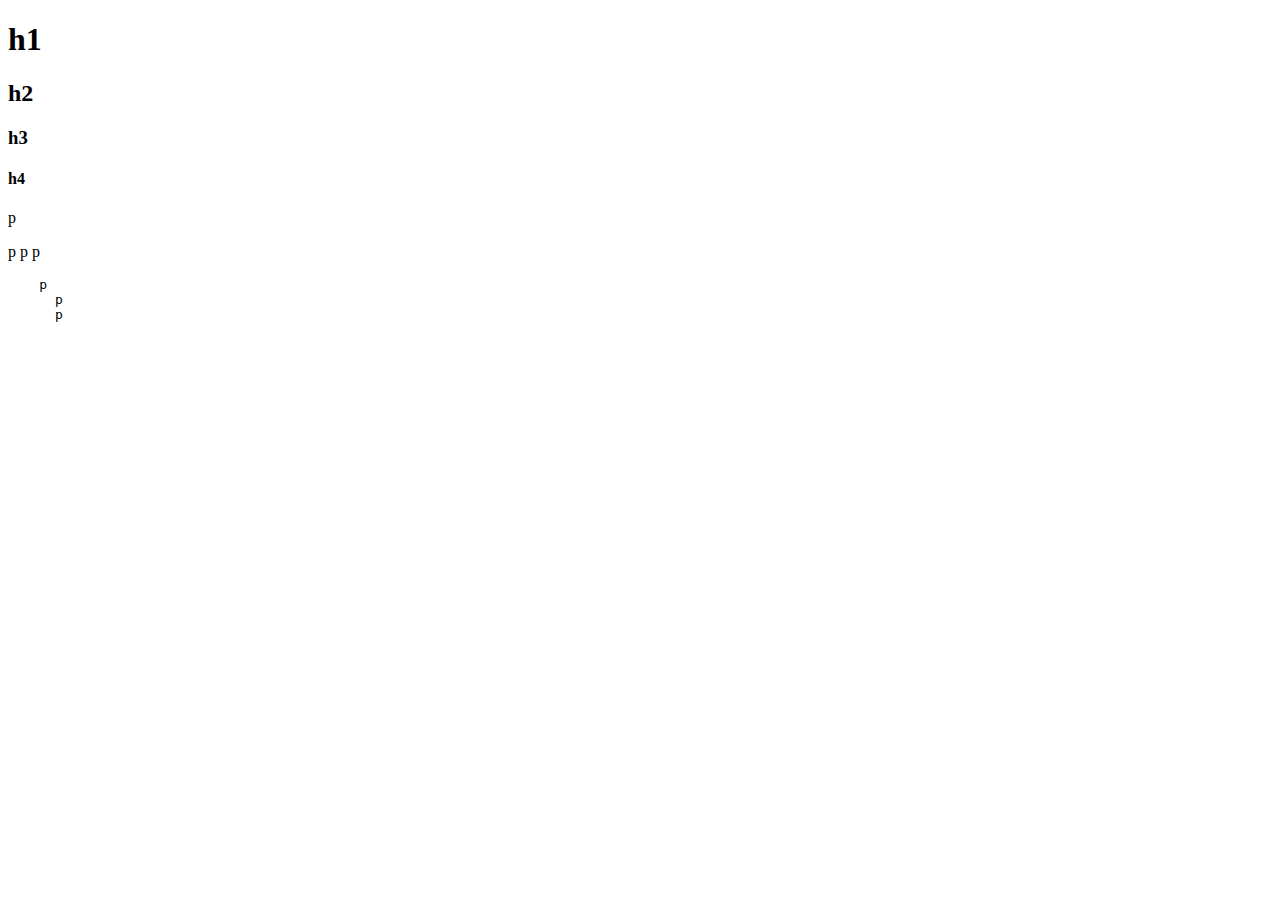
<file: 3.basic-03/index.html>
<!DOCTYPE html>
<html lang="en">
<head>
  <title>Document</title>
</head>
<body>
  <h1>h1</h1>
  <h2>h2</h2>
  <h3>h3</h3>
  <h4>h4</h4>
  <p>p</p>
  <p>
    p 
      p
        p
  </p>
  <pre>
    p
      p
      p
  </pre>
</body>
</html>
</file>
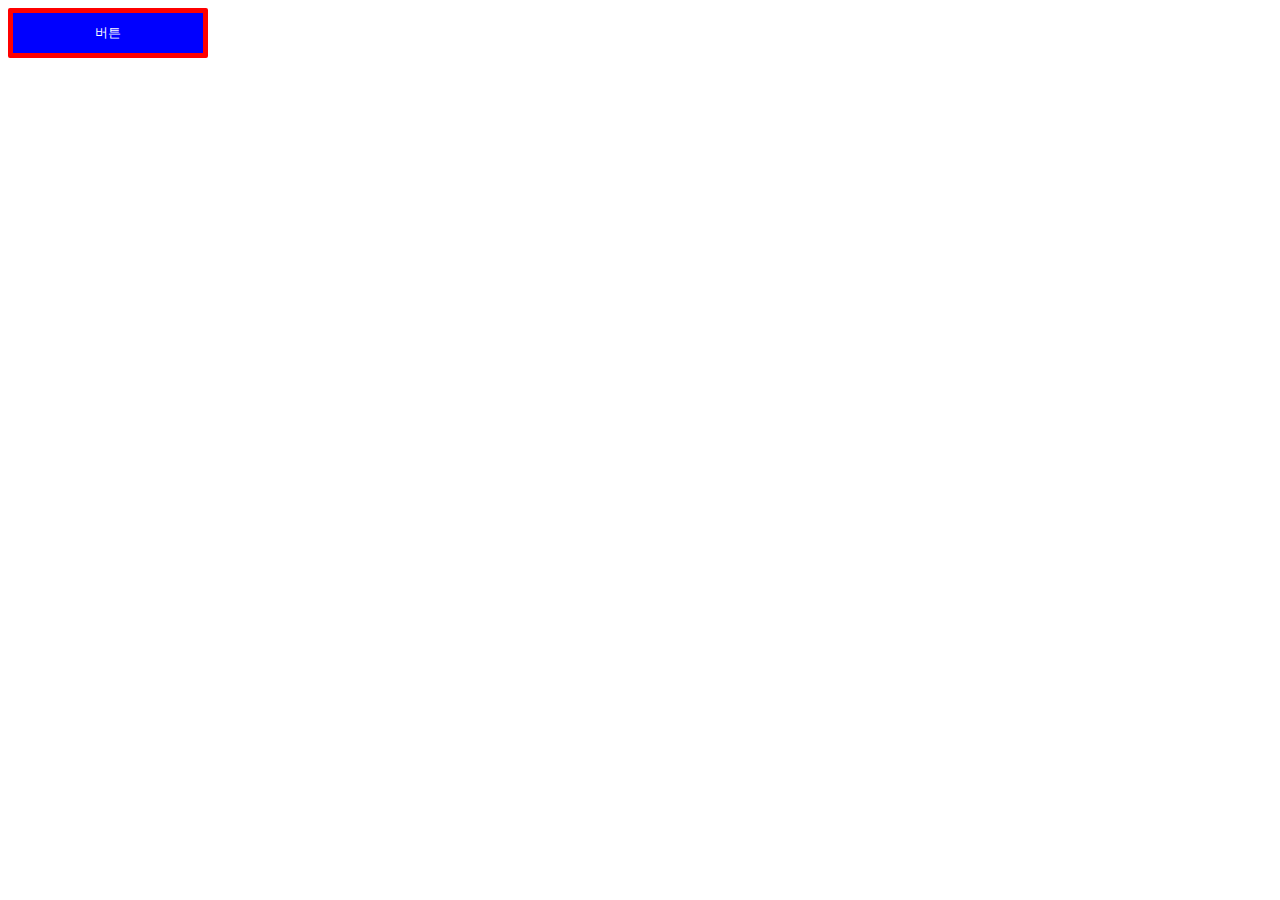
<file: 4.basic-04/index.html>
<!DOCTYPE html>
<html lang="en">
<head>
  <title>Document</title>
  <style type="text/css">
    button { 
      background-color: blue;
      color: white;
      height: 50px;
      width: 200px;
      border: none;
      border-color: red;
      border-style: solid;
      border-radius: 2px;
      cursor: pointer;
      border-width: 5px;
    }
  </style>
</head>
<body>
  <button>
      버튼
  </button>
</body>
</html>
</file>
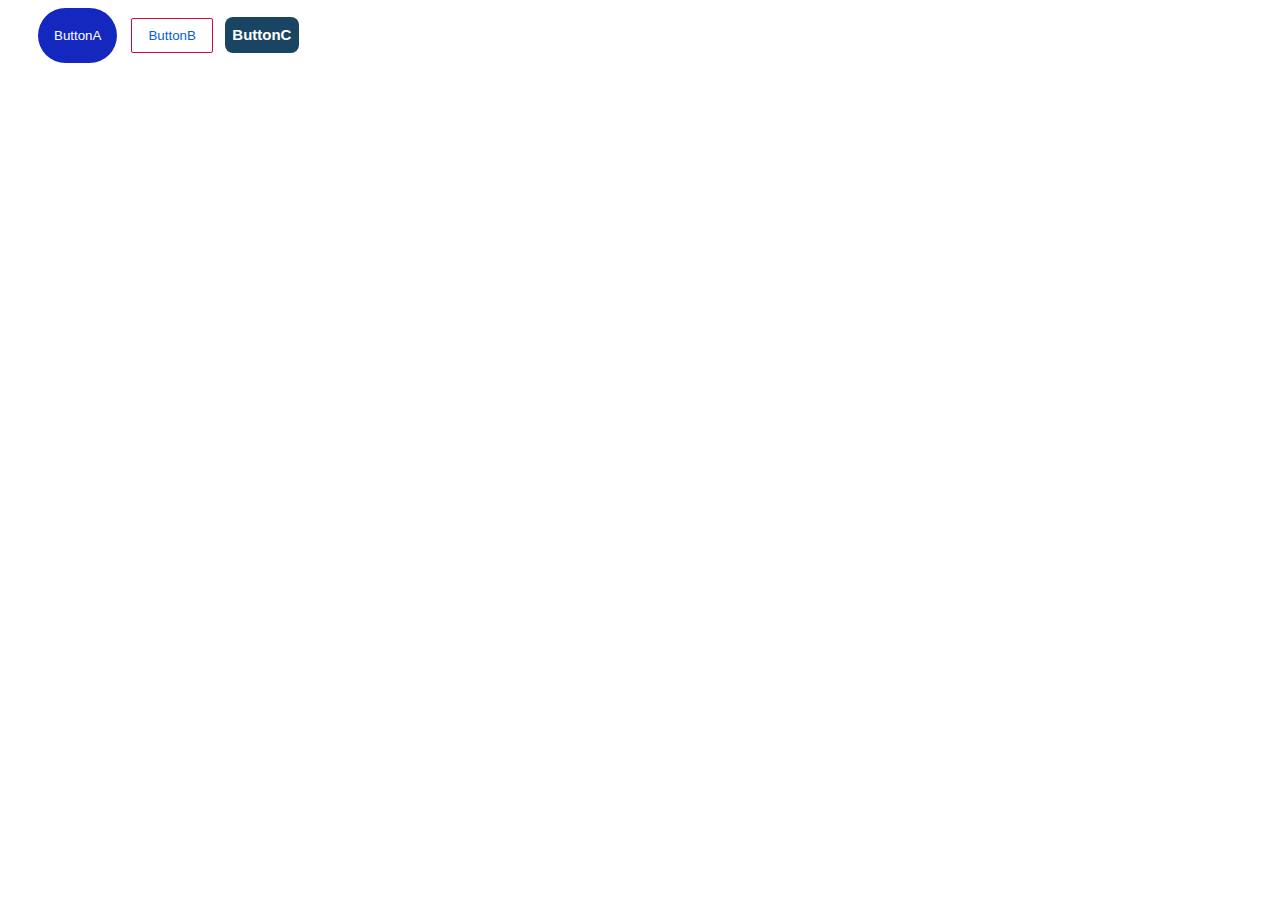
<file: 6.buttons/index.html>
<!DOCTYPE html>
<html lang="en">
<head>
  <title>Document</title>
  <link rel="stylesheet" href="styles.css">
</head>
<body>
  <button class="a-button">
    ButtonA
  </button>

  <button class="b-button">
    ButtonB
  </button>

  <button class="c-button">
    ButtonC
  </button>
</body>
</html>
</file>
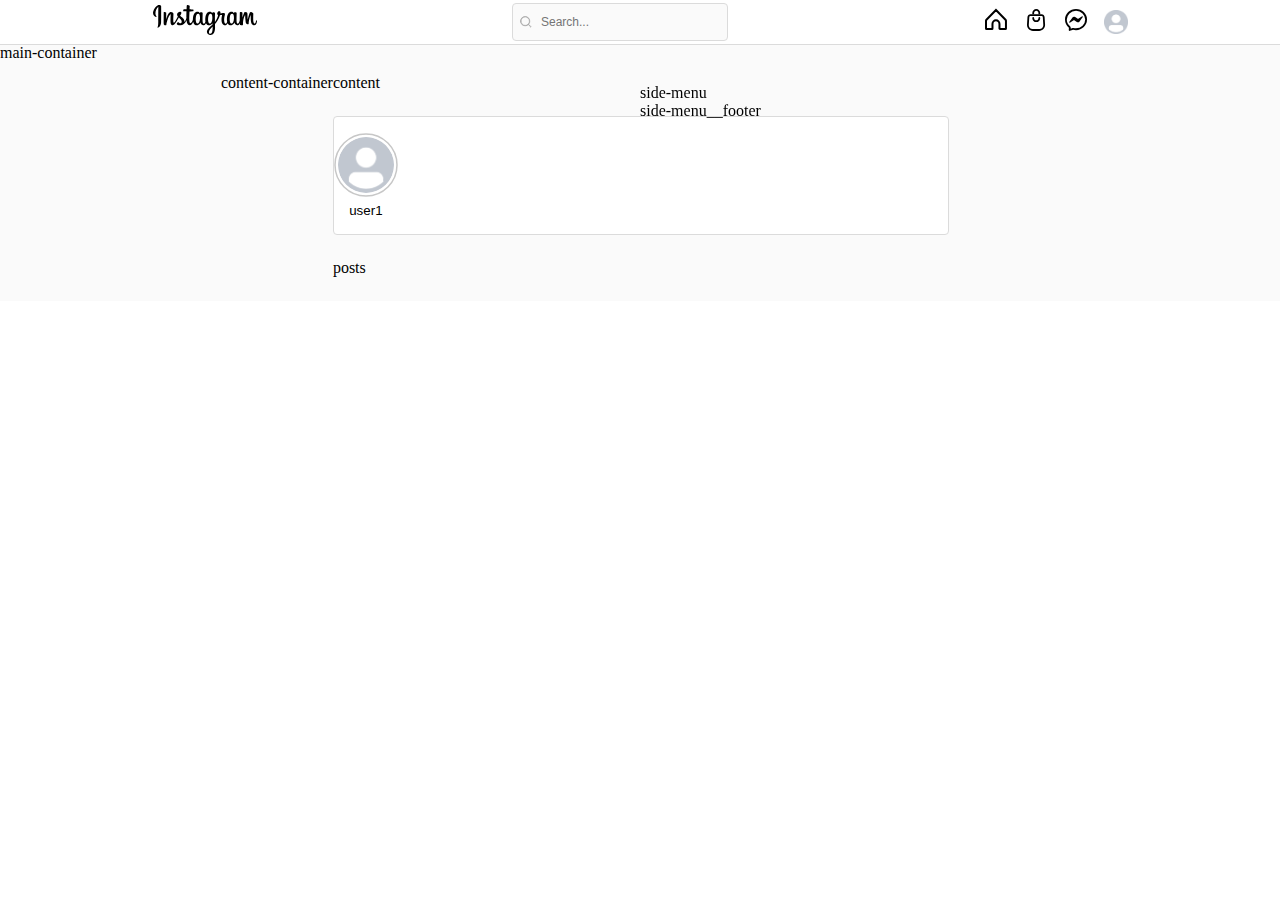
<file: Instagram_Clone/index.html>
<!DOCTYPE html>
<html lang="en">
<head>
  <meta name="viewport" content="width=device-width, initial-scale=1.0">
  <title>Instagram Clone</title>
  <link rel="stylesheet" href="./styles/general.css">
  <link rel="stylesheet" href="./styles/header.css">
  <link rel="stylesheet" href="./styles/main.css">
  <link rel="stylesheet" href="./styles/side.css">
</head>
<body>
  <header class="header">
    <nav class="header__content">
      <div class="header__buttons">
        <a href="index.html" class="header__home">
          <img src="./assets/icons/logo.svg" alt="logo" />
        </a>
      </div>
      <div class="header__search">
        <img src="./assets/icons/search.svg" alt="search" />
        <input type="text" placeholder="Search..." />
      </div>
      <div class="header__buttons">
        <a href="#">
          <img src="assets/icons/home.svg" alt="home" />
        </a>
        <a href="#">
          <img src="assets/icons/shop.svg" alt="shop" />
        </a>
        <a href="#">
          <img src="assets/icons/messenger.svg" alt="messenger" />
        </a>
        <div class="profile__picture">
          <img src="assets/images/avatar.png" alt="user picture" />
        </div>
      </div>
    </nav>
  </header>
  <main class="main-container">main-container 
    <section class="content-container">
      content-container
      <div class="content">content 
        <div class="stories">

          <div class="stories__content">
            <button class="story">
              <div class="story__avatar">
                <div class="story__border">
                  <svg width="64" height="64" xmlns="http://www.w3.org/2000/svg">
                    <circle r="31" cy="32" cx="32" />
                  </svg>
                </div>
                <div class="story__picture">
                  <img src="assets/images/avatar.png" alt="user picture">
                </div>
              </div>
              <span class="story_user">user1</span>
            </button>
          </div>

        </div>
        <div class="posts">posts</div>
      </div>
      <div class="side-menu">side-menu
        <div class="side-menu__footer">side-menu__footer</div>
      </div>
    </section>
  </main>

</body>
</html>
</file>
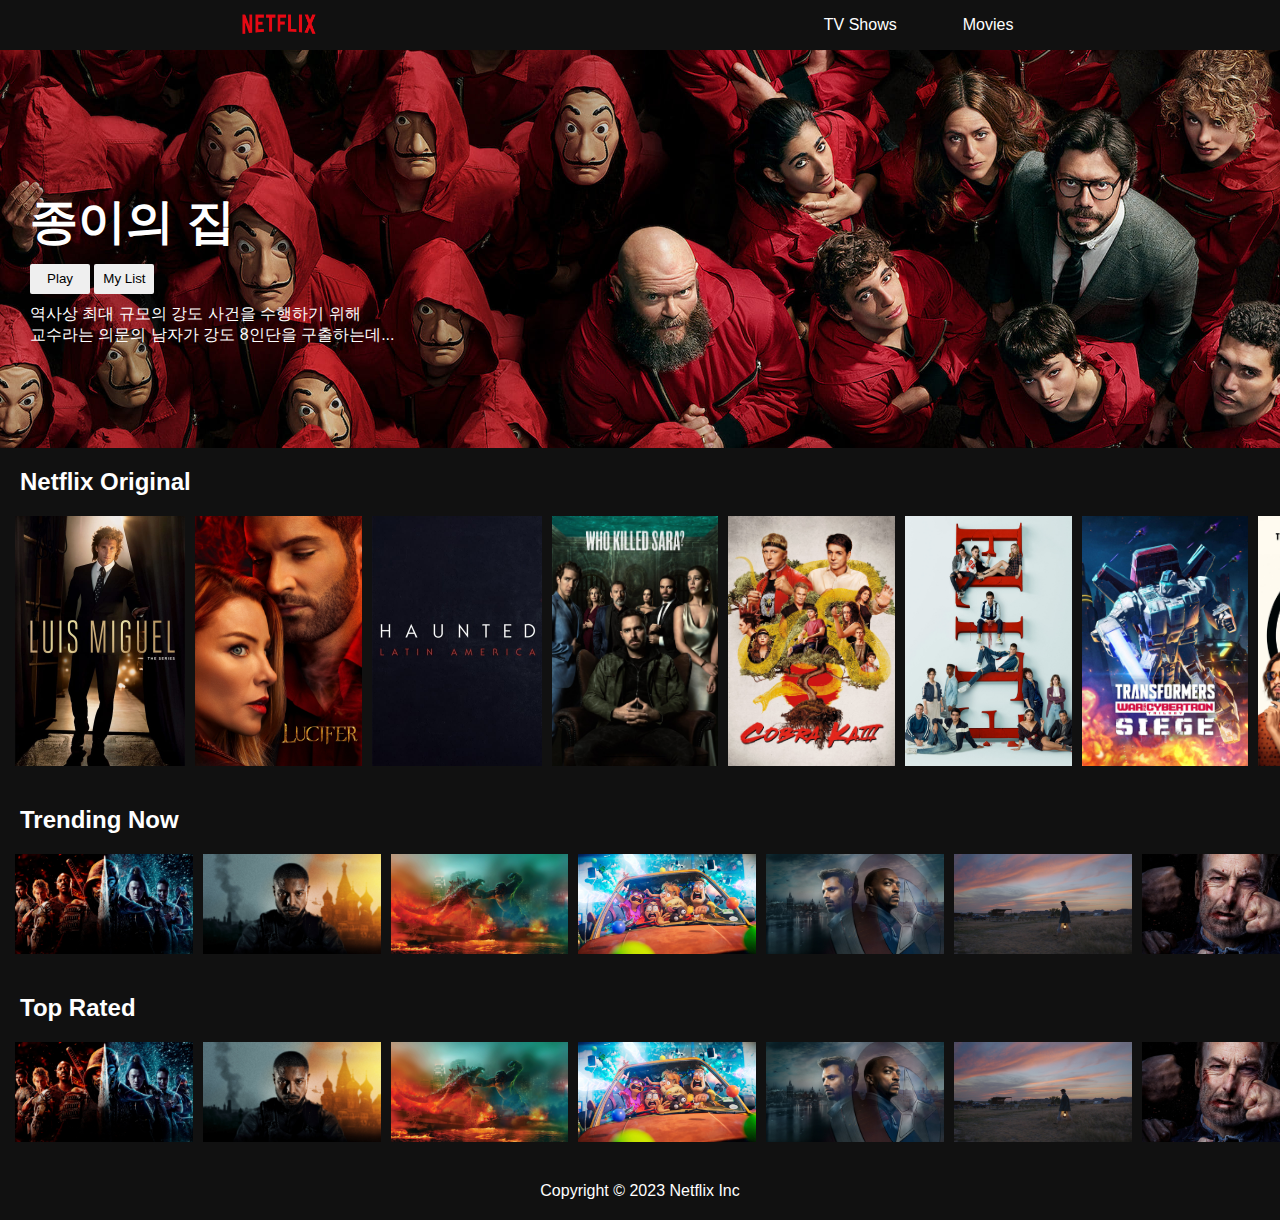
<file: Netflix Clone/index.html>
<!DOCTYPE html>
<html lang="en">
<head>
  <meta charset="UTF-8">
  <meta name="viewport" content="width=device-width, initial-scale=1.0">
  <title>Document</title>
  <link rel="stylesheet" href="./index.css">
</head>
<body>
  <!-- 헤더 -->
  <header>
    <nav class="navbar">
      <!-- 좌상단 로고 -->
      <div class="logo">
        <a href="./index.html">
          <img id="logo" src="./main-img/netflixlogo-removebg-preview.png" alt="Netflix logo">
        </a>
      </div>
      <!-- 우상단 버튼들 -->
      <ul>
        <li><a href="#">TV Shows</a></li>
        <li><a href="#">Movies</a></li>
      </ul>
    </nav>
  </header>

  <main>
    <!-- 배너 -->
    <div class="banner">
      <div class="banner_contents">
        <h1 class="banner_title">종이의 집</h1>
        <div class="banner_btn">
          <button class="button">Play</button>
          <button class="button">My List</button>
        </div>
        <p class="banner-description">
          역사상 최대 규모의 강도 사건을 수행하기 위해
          <br/>
          교수라는 의문의 남자가 강도 8인단을 구출하는데...           
        </p>
      </div>
    </div>

    <!-- 컨텐츠 리스트 -->
    <div class="row">
      <h2>Netflix Original</h2>
      <div class="row_posters">
        <img class="row_poster row_posterLarge" src="./main-img/large-movie1.jpg" alt="large1">
        <img class="row_poster row_posterLarge" src="./main-img/large-movie2.jpg" alt="large2">
        <img class="row_poster row_posterLarge" src="./main-img/large-movie3.jpg" alt="large3">
        <img class="row_poster row_posterLarge" src="./main-img/large-movie4.jpg" alt="large4">
        <img class="row_poster row_posterLarge" src="./main-img/large-movie5.jpg" alt="large5">
        <img class="row_poster row_posterLarge" src="./main-img/large-movie6.jpg" alt="large6">
        <img class="row_poster row_posterLarge" src="./main-img/large-movie7.jpg" alt="large7">
        <img class="row_poster row_posterLarge" src="./main-img/large-movie8.jpg" alt="large8">
      </div>
    </div>
    
    <div class="row">
      <h2>Trending Now</h2>
      <div class="row_posters">
        <img class="row_poster" src="./main-img/small-movie1.jpg" alt="small1">
        <img class="row_poster" src="./main-img/small-movie2.jpg" alt="small2">
        <img class="row_poster" src="./main-img/small-movie3.jpg" alt="small3">
        <img class="row_poster" src="./main-img/small-movie4.jpg" alt="small4">
        <img class="row_poster" src="./main-img/small-movie5.jpg" alt="small5">
        <img class="row_poster" src="./main-img/small-movie6.jpg" alt="small6">
        <img class="row_poster" src="./main-img/small-movie7.jpg" alt="small7">
        <img class="row_poster" src="./main-img/small-movie7.jpg" alt="small8">
      </div>
    </div>
    
    <div class="row">
      <h2>Top Rated</h2>
      <div class="row_posters">
        <img class="row_poster" src="./main-img/small-movie1.jpg" alt="small1">
        <img class="row_poster" src="./main-img/small-movie2.jpg" alt="small2">
        <img class="row_poster" src="./main-img/small-movie3.jpg" alt="small3">
        <img class="row_poster" src="./main-img/small-movie4.jpg" alt="small4">
        <img class="row_poster" src="./main-img/small-movie5.jpg" alt="small5">
        <img class="row_poster" src="./main-img/small-movie6.jpg" alt="small6">
        <img class="row_poster" src="./main-img/small-movie7.jpg" alt="small7">
        <img class="row_poster" src="./main-img/small-movie7.jpg" alt="small8">
      </div>
    </div>
  </main>

  <!-- 푸터 -->
  <footer id="footer">
    <p>Copyright &copy; 2023 Netflix Inc</p>
  </footer>
</body>
</html>
</file>
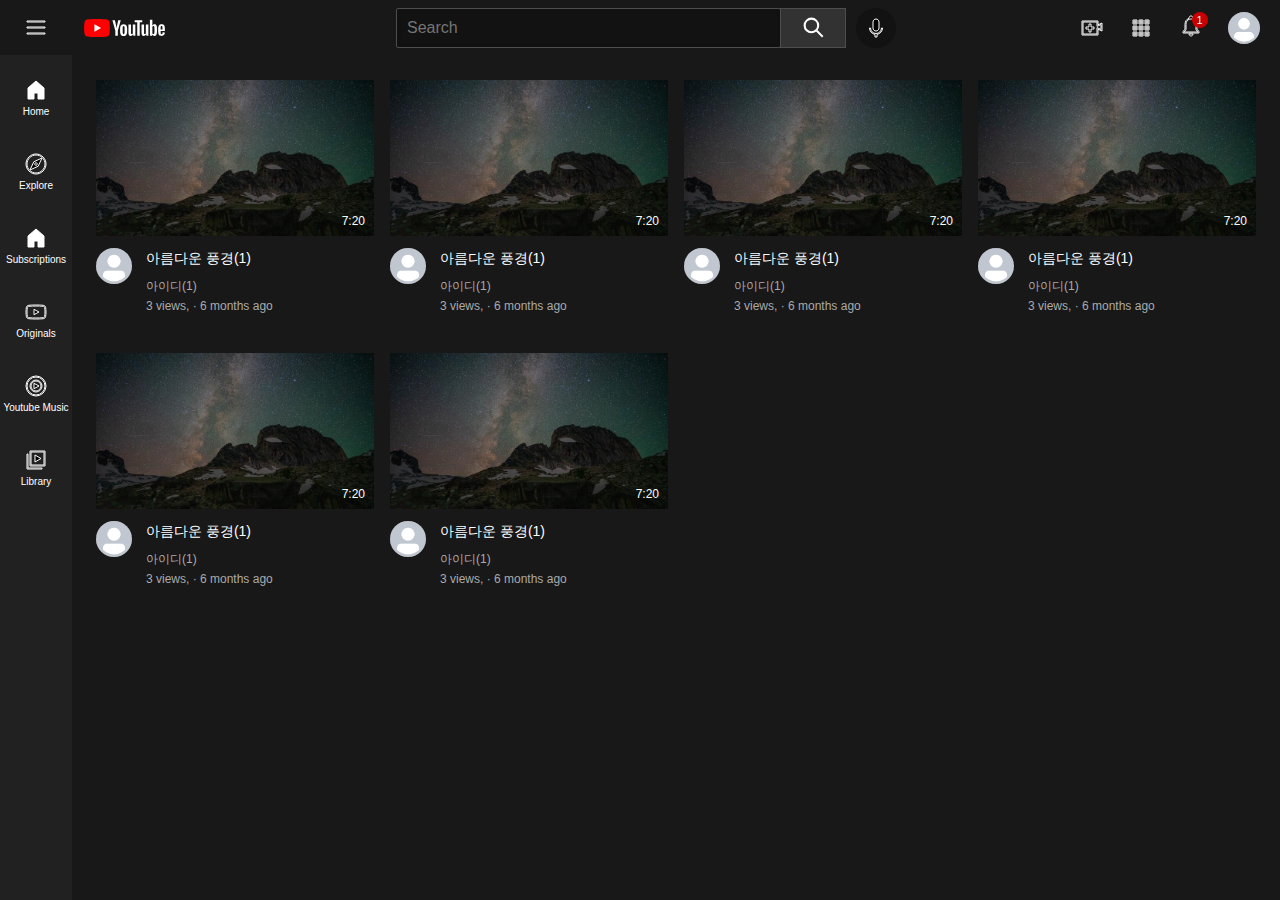
<file: Youtube_Clone/index.html>
<!DOCTYPE html>
<html lang="en">
<head>
  <title>Youtube Clone</title>
  <link rel="stylesheet" href="./styles/general.css">
  <link rel="stylesheet" href="./styles/sidebar.css">
  <link rel="stylesheet" href="./styles/header.css">
  <link rel="stylesheet" href="./styles/video.css">
</head>
<body>
  <header class="header">
    <div class="left-section">
      <img src="./assets/icons/hamburger-menu.svg" alt="" class="hamburger-menu">
      <img src="./assets/icons/youtube-logo.svg" alt="" class="youtube-logo">
    </div>
    <div class="middle-section">
      <input type="text" class="search-bar" placeholder="Search">
      <button class="search-button">
        <img src="./assets/icons/search.svg" alt="" class="search-icon">
        <div class="tooltip">Search</div>
      </button>
      <button class="voice-search-button">
        <img src="./assets/icons/voice-search-icon.svg" alt="" class="voice-search-icon">
        <div class="tooltip">Search with voice</div>
      </button>
    </div>
    <div class="right-section">
      <div class="upload-icon-container">
        <img src="./assets/icons/upload.svg" alt="" class="upload-icon">
        <div class="tooltip"></div>
      </div>
      <img src="./assets/icons/youtube-apps.svg" alt="" class="youtube-apps-icon">
      <div class="notifications-icon-container">
        <img src="./assets/icons/notifications.svg" alt="" class="notifications-icon">
        <div class="notifications-count">1</div>
      </div>
      <img src="./assets/images/avatars/avatar-1.png" alt="" class="current-user-picture">
    </div>
  </header>
  <nav class="sidebar">
    <div class="sidebar-link">
      <img src="assets/icons/home.svg" alt="">
      <div>Home</div>
    </div>
    <div class="sidebar-link">
      <img src="assets/icons/explore.svg" alt="">
      <div>Explore</div>
    </div>
    <div class="sidebar-link">
      <img src="assets/icons/home.svg" alt="">
      <div>Subscriptions</div>
    </div>
    <div class="sidebar-link">
      <img src="assets/icons/originals.svg" alt="">
      <div>Originals</div>
    </div>
    <div class="sidebar-link">
      <img src="assets/icons/youtube-music.svg" alt="">
      <div>Youtube Music</div>
    </div>
    <div class="sidebar-link">
      <img src="assets/icons/library.svg" alt="">
      <div>Library</div>
    </div>
  </nav>
  <main>
    <section class="video-grid">
      <div class="video-preview">
        <div class="thumbnail-row">
          <img src="./assets/images/thumbnails/thumbnail-1.jpeg" alt="" class="thumbnail">
          <div class="video-time">7:20</div>
        </div>
        <div class="video-info-grid">
          <div class="channel-picture">
            <img src="assets/images/avatars/avatar-1.png" alt="" class="profile-picture">
          </div>
          <div class="video-info">
            <p class="video-title">
              아름다운 풍경(1)
            </p>
            <p class="video-author">
              아이디(1)
            </p>
            <p class="video-stats">
              3 views, &#183; 6 months ago
            </p>
          </div>
        </div>
      </div>
      <div class="video-preview">
        <div class="thumbnail-row">
          <img src="./assets/images/thumbnails/thumbnail-1.jpeg" alt="" class="thumbnail">
          <div class="video-time">7:20</div>
        </div>
        <div class="video-info-grid">
          <div class="channel-picture">
            <img src="assets/images/avatars/avatar-1.png" alt="" class="profile-picture">
          </div>
          <div class="video-info">
            <p class="video-title">
              아름다운 풍경(1)
            </p>
            <p class="video-author">
              아이디(1)
            </p>
            <p class="video-stats">
              3 views, &#183; 6 months ago
            </p>
          </div>
        </div>
      </div>
      <div class="video-preview">
        <div class="thumbnail-row">
          <img src="./assets/images/thumbnails/thumbnail-1.jpeg" alt="" class="thumbnail">
          <div class="video-time">7:20</div>
        </div>
        <div class="video-info-grid">
          <div class="channel-picture">
            <img src="assets/images/avatars/avatar-1.png" alt="" class="profile-picture">
          </div>
          <div class="video-info">
            <p class="video-title">
              아름다운 풍경(1)
            </p>
            <p class="video-author">
              아이디(1)
            </p>
            <p class="video-stats">
              3 views, &#183; 6 months ago
            </p>
          </div>
        </div>
      </div>
      <div class="video-preview">
        <div class="thumbnail-row">
          <img src="./assets/images/thumbnails/thumbnail-1.jpeg" alt="" class="thumbnail">
          <div class="video-time">7:20</div>
        </div>
        <div class="video-info-grid">
          <div class="channel-picture">
            <img src="assets/images/avatars/avatar-1.png" alt="" class="profile-picture">
          </div>
          <div class="video-info">
            <p class="video-title">
              아름다운 풍경(1)
            </p>
            <p class="video-author">
              아이디(1)
            </p>
            <p class="video-stats">
              3 views, &#183; 6 months ago
            </p>
          </div>
        </div>
      </div>
      <div class="video-preview">
        <div class="thumbnail-row">
          <img src="./assets/images/thumbnails/thumbnail-1.jpeg" alt="" class="thumbnail">
          <div class="video-time">7:20</div>
        </div>
        <div class="video-info-grid">
          <div class="channel-picture">
            <img src="assets/images/avatars/avatar-1.png" alt="" class="profile-picture">
          </div>
          <div class="video-info">
            <p class="video-title">
              아름다운 풍경(1)
            </p>
            <p class="video-author">
              아이디(1)
            </p>
            <p class="video-stats">
              3 views, &#183; 6 months ago
            </p>
          </div>
        </div>
      </div>
      <div class="video-preview">
        <div class="thumbnail-row">
          <img src="./assets/images/thumbnails/thumbnail-1.jpeg" alt="" class="thumbnail">
          <div class="video-time">7:20</div>
        </div>
        <div class="video-info-grid">
          <div class="channel-picture">
            <img src="assets/images/avatars/avatar-1.png" alt="" class="profile-picture">
          </div>
          <div class="video-info">
            <p class="video-title">
              아름다운 풍경(1)
            </p>
            <p class="video-author">
              아이디(1)
            </p>
            <p class="video-stats">
              3 views, &#183; 6 months ago
            </p>
          </div>
        </div>
      </div>
    </section>
  </main>
</body>
</html>
</file>
<file: 6.buttons/styles.css>
.a-button {
  background-color: rgb(20, 40, 192);
  color: white;
  border: none;
  border-radius: 30px;
  cursor: pointer;
  margin-right: 10px;
  margin-left: 30px;
  padding-top: 20px;
  padding-bottom: 20px;
  padding-left: 16px;
  padding-right: 16px;
  transition: all 1s ease-in;
}

.a-button:hover {
  opacity: 0.7;
  background-color: black;
}

.a-button:active {
  opacity: 0.3;
}

.b-button {
  background-color: white;
  border-color: rgb(212, 6, 64);
  border-style: solid;
  border-width: 1px;
  color: rgb(6, 95, 212);
  border-radius: 2px;
  cursor: pointer;
  padding-top: 9px;
  padding-bottom: 9px;
  padding-left: 16px;
  padding-right: 16px;
  transition: background-color 3s color 0s;
}

.b-button:hover {
  background-color: rgb(6, 95, 212);
  color: white;
}

.b-button:active {
  opacity: 0.7;
}

.c-button {
  background-color: rgb(25, 69, 98);
  color: white;
  border: none;
  height: 36px;
  width: 74px;
  border-radius: 8px;
  font-weight: bold;
  font-size: 15px;
  cursor: pointer;
  margin-left: 8px;
  transition: all 1s ease-ou t;
}

.c-button:hover { 
  box-shadow: 5px 5px 10px rgb(21, 5, 223, 1);
}
</file>
<file: Instagram_Clone/styles/general.css>
* {
  margin: 0;
  padding: 0;

}

body {
  min-height: 100vh;
  display: flex;
  flex-direction: column;
  overflow-y: auto;
}

img {
  max-width: 100%;
}
</file>
<file: Instagram_Clone/styles/header.css>
.header {
  width: 100%;
  height: 44px;
  background-color: #FFFFFF;
  display:flex;
  justify-content: center;
  position: fixed;
  top: 0;
  left: 0;
  z-index: 2;
  border-bottom: 1px solid #DBDBDB;
}

.header__content {
  width: 100%;
  max-width: 975px;
  padding: 0 14px;
  display: flex;
  justify-content: space-between;
  align-items: center;
}

.header__logo {
  margin-top: 5px;
}

.header__search {
  width: 216px;
  height: 28px;
  display: none;
  align-items: center;
  position: relative;
}

@media (min-width: 768px) {
  .header__search {
    display: flex;
  }
}

.header__search img {
  width: 12px;
  height: 12px;

  position: absolute;
  top: 8px;
  left: 8px;
}

.header__search input {
  width: 100%;
  height: 100%;
  background-color: #FAFAFA;
  padding: 4px 10px 4px 28px;
  border: 1px solid #DBDBDB;
  border-radius: 4px;
  outline: none;
  font-size: 12px;
  font-weight: 300;
  text-decoration: none;
  color: #999999;
  text-overflow: hidden;
  white-space: nowrap;
}

.header__search input:focus {
  color: #262626;
}

.header__buttons {
  display: flex;
  align-items: center;
  gap: 16px;
}

.profile__picture {
  width: 24px;
  height: 24px;
  border-radius: 50%;
}
</file>
<file: Instagram_Clone/styles/main.css>
.main-container {
  background-color: #FFFFFF;
  margin-top: 44px;
  margin-bottom: 44px;
  display: flex;
}

.content-container {
  width: 100%;
  max-width: 935px;
  padding: 0 0 8px;
  margin: 0 auto;
  display: flex;
}

.content {
  width: 100%;
  max-width: 614px;
  margin: 0 auto;
  display: flex;
  flex-direction: column;
}

.stories {
  width: 100%;
  background-color: #FFFFFF;
  padding: 16px 0;
  position: relative;
  overflow: hidden;
}

.stories::after {
  content: '';
  position: absolute;
  bottom: 0;
  width: 100%;
  height: 1px;
  background-color: #DBDBDB;
}

.posts {
  display: flex;
  flex-direction: column;
  gap: 8px;
}

@media (min-width: 620px) {
  .content-container {
    padding: 30px 0 24px;
  }

  .content {
    gap: 24px;
  }

  .stories {
    border: 1px solid #DBDBDB;
    border-radius: 4px;
  }

  .stories::after {
    content: none;
  }

  .posts {
    gap: 24px;
  }

  .post {
    border: 1px solid #DBDBDB;
    border-radius: 4px;
  }
}

@media (min-width: 1024px) {
  .main-container {
    background-color: #FAFAFA;
  }
  .content {
    margin: unset;
  }
}

.story {
  background-color: transparent;
  border: none;
  cursor: pointer;
  display: flex;
  flex-direction: column;
  align-items: center;
  gap: 6px;
}

.story__avatar {
  position: relative;
}

.story__border {
  width: 64px;
  height: 64px;
  fill: none;
  stroke: #c7c7c7;
  stroke-width: 1.5;
}

.story__picture {
  position: absolute;
  top: 50%;
  left: 50%;
  transform: translate(-50%, -50%);
  width: 56px;
  height: 56px;
  border-radius: 50%;
  overflow: hidden;
}

.story__user {
  font-size: 12px;
  font-weight: 400;
  color: #999999;
  text-transform: lowercase;
  max-width: 72px;
  text-overflow: ellipsis;
  overflow: hidden; 
  white-space: nowrap;
}

.stories__content {
  display: flex;
  overflow-x: auto;
  overflow-y: hidden;
  gap: 16px;
  padding: 0;
  position: relative;
  scroll-behavior: smooth;
  scrollbar-width: none;
}

.stories__content::-webkit-scrollbar {
  display: none;
}
</file>
<file: Instagram_Clone/styles/side.css>
.side-menu {
  max-width: 290px;
  position: fixed;
  left: 50%;
  top: 84px;
  transform: translateX(calc(-50%+322px));
  display: none;
  flex-direction: column;
}

.side-menu__footer {
  display: flex;
  flex-direction: column;
  gap: 16px;
}

@media (min-width: 1024px){
  .side-menu {
    display: flex;
  }
}
</file>
<file: Netflix Clone/index.css>
* {
  margin: 0px;
  padding: 0; 
}

body {
  font-family: Arial, Helvetica, sans-serif;
  background-color: #111;
}

.navbar {
  background-color: #111;
  position: fixed;
  width: 100%;
  top: 0;
  z-index: 10;
  display: flex;
  justify-content: space-around;
  align-items: center;

}

.navbar ul {
  display: flex;
  align-items: center;
  flex-wrap: wrap;

}

.navbar li {
  list-style: none;
  padding: 1rem;
  margin-inline: 15px;
}

.navbar li a {
  padding: 2px 2px;
  text-decoration: none;
  color: #fff;

}

.navbar li a:hover {
  color: gray;
}

.logo {
  height: 45px;
  width: 90px;
  display: flex;
  align-items: center;
}

.logo img {
  width: 100%;
}

/* banner */
.banner {
  background-image: url(./main-img/banner.jpg);
  background-size: cover;
  background-position: center;
  color: white;
  height: 448px;
}

.banner_contents {
  margin-left: 30px;
  padding-top: 190px;
  height: 190px;
}

.banner_title {
  font-size: 3rem;
  font-weight: 800;
  padding-bottom: 0.3rem;
}

.banner_btn {
  margin-top: 5px;
  margin-bottom: 10px;
}

.banner_btn button {
  width: 60px;
  height: 30px;
  color: black;
  border-radius: 2px;
  border: 1px solid transparent;

}

.banner_btn button:hover {
  background-color: rgb(171, 163, 163);
  cursor: pointer;
}

.banner_description {
  line-height: 1.5;
  padding-top: 0.5rem;
  font-size: 1rem;
}

.row {
  color: white;
  margin-left: -5px;
}

.row h2 {
  color: white;
  margin-left: 25px;
  margin-top: 20px;

}

.row_poster {
  width: 100%;
  object-fit: contain;
  max-height: 100px;
  margin-right: 10px;
  transition: transform 450ms;
}

.row_posters {
  display: flex;
  overflow-y: hidden;
  overflow-x: scroll;
  padding: 20px;
}

.row_posterLarge {
  max-height: 250px
}

.row_poster:hover {
  transform: scale(1.3);
}

.row_posters::-webkit-scrollbar {
  display: none;
}

#footer {
  padding: 20px 0 20px 0;
  text-align: center;
  background-color: #111111;
  color: #FFFFFF;
}
</file>
<file: Youtube_Clone/styles/general.css>
p {
  margin-top: 0;
  margin-bottom: 0;

}

body {
  font-family: Roboto, Arial;
  margin: 0;
  padding-top: 80px;
  padding-left: 96px;
  padding-right: 24px;
  background-color: #181818;
  color: white;
}
</file>
<file: Youtube_Clone/styles/sidebar.css>
.sidebar {
  position: fixed;
  left: 0;
  bottom: 0;
  top: 55px;
  background-color: #212121FF;
  width: 72px;
  z-index: 200;
  padding-top: 5px;
}

.sidebar-link {
  height: 74px;
  display: flex;
  justify-content: center;
  align-items: center;
  flex-direction: column;
  cursor: pointer;
}

.sidebar-link:hover {
  background-color: #4D4D4D;
}

.sidebar-link img {
  height: 24px;
  margin-bottom: 4px;
}

.sidebar-link div {
  font-size: 10px;
}
</file>
<file: Youtube_Clone/styles/header.css>
.header { 
  height: 55px;
  display: flex;
  flex-direction: row;
  justify-content: space-between;

  position: fixed;
  top: 0;
  left: 0;
  right: 0;
  z-index: 100;
}

.left-section {
  display: flex;
  align-items: center;
}

.hamburger-menu {
  height: 24px;
  margin-left: 24px;
  margin-right: 24px;
}

.youtube-logo {
  height: 70px;
}

.middle-section {
  flex: 1;
  margin-left: 70px;
  margin-right: 35px;
  max-width: 500px;
  display: flex;
  align-items: center;
}

.search-bar {
  flex: 1;
  height: 36px;
  padding-left: 10px;
  font-size: 16px;
  border: 1px solid #4d4d4d;
  border-radius: 2px;
  box-shadow: inset 1px 1px 2px 3px rgba(0, 0, 0, 0.05);
  width: 0;
  background-color: #121212;
}

.search-bar::placeholder {
  font-size: 16px;
}

.search-button {
  height: 40px;
  width: 66px;
  background-color: #323232;
  border-width: 1px;
  border-style: solid;
  border-color: #4d4d4d;
  margin-left: -1px;
  margin-right: 10px;
}

.search-button,
.voice-search-button,
.upload-icon-container {
  display: flex;
  justify-content: center;
  align-items: center;
  position: relative;
}


.search-button .tooltip,
.voice-search-button .tooltip,
.upload-icon-container .tooltip {
  position: absolute;
  background-color: gray;
  color: white;
  padding-top: 4px;
  padding-bottom: 4px;
  padding-left: 8px;
  padding-right: 8px;
  border-radius: 2px;
  font-size: 12px;
  bottom: -30px;
  opacity: 0;
  transition: opacity 0.15s;
  pointer-events: none;
  white-space: nowrap;
}


.search-button:hover .tooltip,
.voice-search-button:hover .tooltip,
.upload-icon-container:hover .tooltip {
  opacity: 1;
}

.search-icon {
  height: 25px;
}

.voice-search-button {
  height: 40px;
  width: 40px;
  border-radius: 20px;
  border: none;
  background-color: #121212;
}

.voice-search-icon {
  height: 24px;
}

.right-section {
  width: 180px;
  margin-right: 20px;
  display: flex;
  align-items: center;
  justify-content: space-between; 
}

.upload-icon,
.youtube-apps-icon,
.notifications-icon {
  height: 24px;
}

.notifications-icon-container {
  position: relative;
}

.notifications-count {
  position: absolute;
  top: -2px;
  right: -5px;
  background-color: rgb(200, 0, 0);
  color: white;
  font-size: 11px;
  padding-left: 5px;
  padding-right: 5px;
  padding-top: 2px;
  padding-bottom: 2px;
  border-radius: 10px;
}

.current-user-picture {
  height: 32px;
  border-radius: 16px;
}
</file>
<file: Youtube_Clone/styles/video.css>
.video-grid {
  display: grid;
  grid-template-columns: 1fr 1fr 1fr;
  column-gap: 16px;
  row-gap: 40px;
}

@media (max-width: 750px) {
  .video-grid {
    grid-template-columns: 1fr 1fr;
  }
}

@media (min-width: 751px) and (max-width: 999px) {
  .video-grid {
    grid-template-columns: 1fr 1fr 1fr;
  }
}

@media (min-width: 1000px) {
  .video-grid {
    grid-template-columns: 1fr 1fr 1fr 1fr;
  }
}

.thumbnail-row {
  margin-bottom: 8px;
  position: relative;
}

.thumbnail {
  width: 100%;
}

.video-time {
  font-size: 12px;
  font-weight: 500;
  padding: 4px;
  border-radius: 2px;
  border-color: black;
  color: white;
  position: absolute;
  bottom: 8px;
  right: 5px;
}

.video-info-grid {
  display: grid;
  grid-template-columns: 50px 1fr;
}

.profile-picture {
  width: 36px;
  border-radius: 50px;
}

.video-author {
  margin-bottom: 4px;
}

.video-title {
  margin-top: 0;
  font-size: 14px;
  font-weight: 500;
  line-height: 20px;
  margin-bottom: 10px;
}

.video-author,
.video-stats {
  font-size: 12px;
  color: #AAAAAA;
}
</file>
